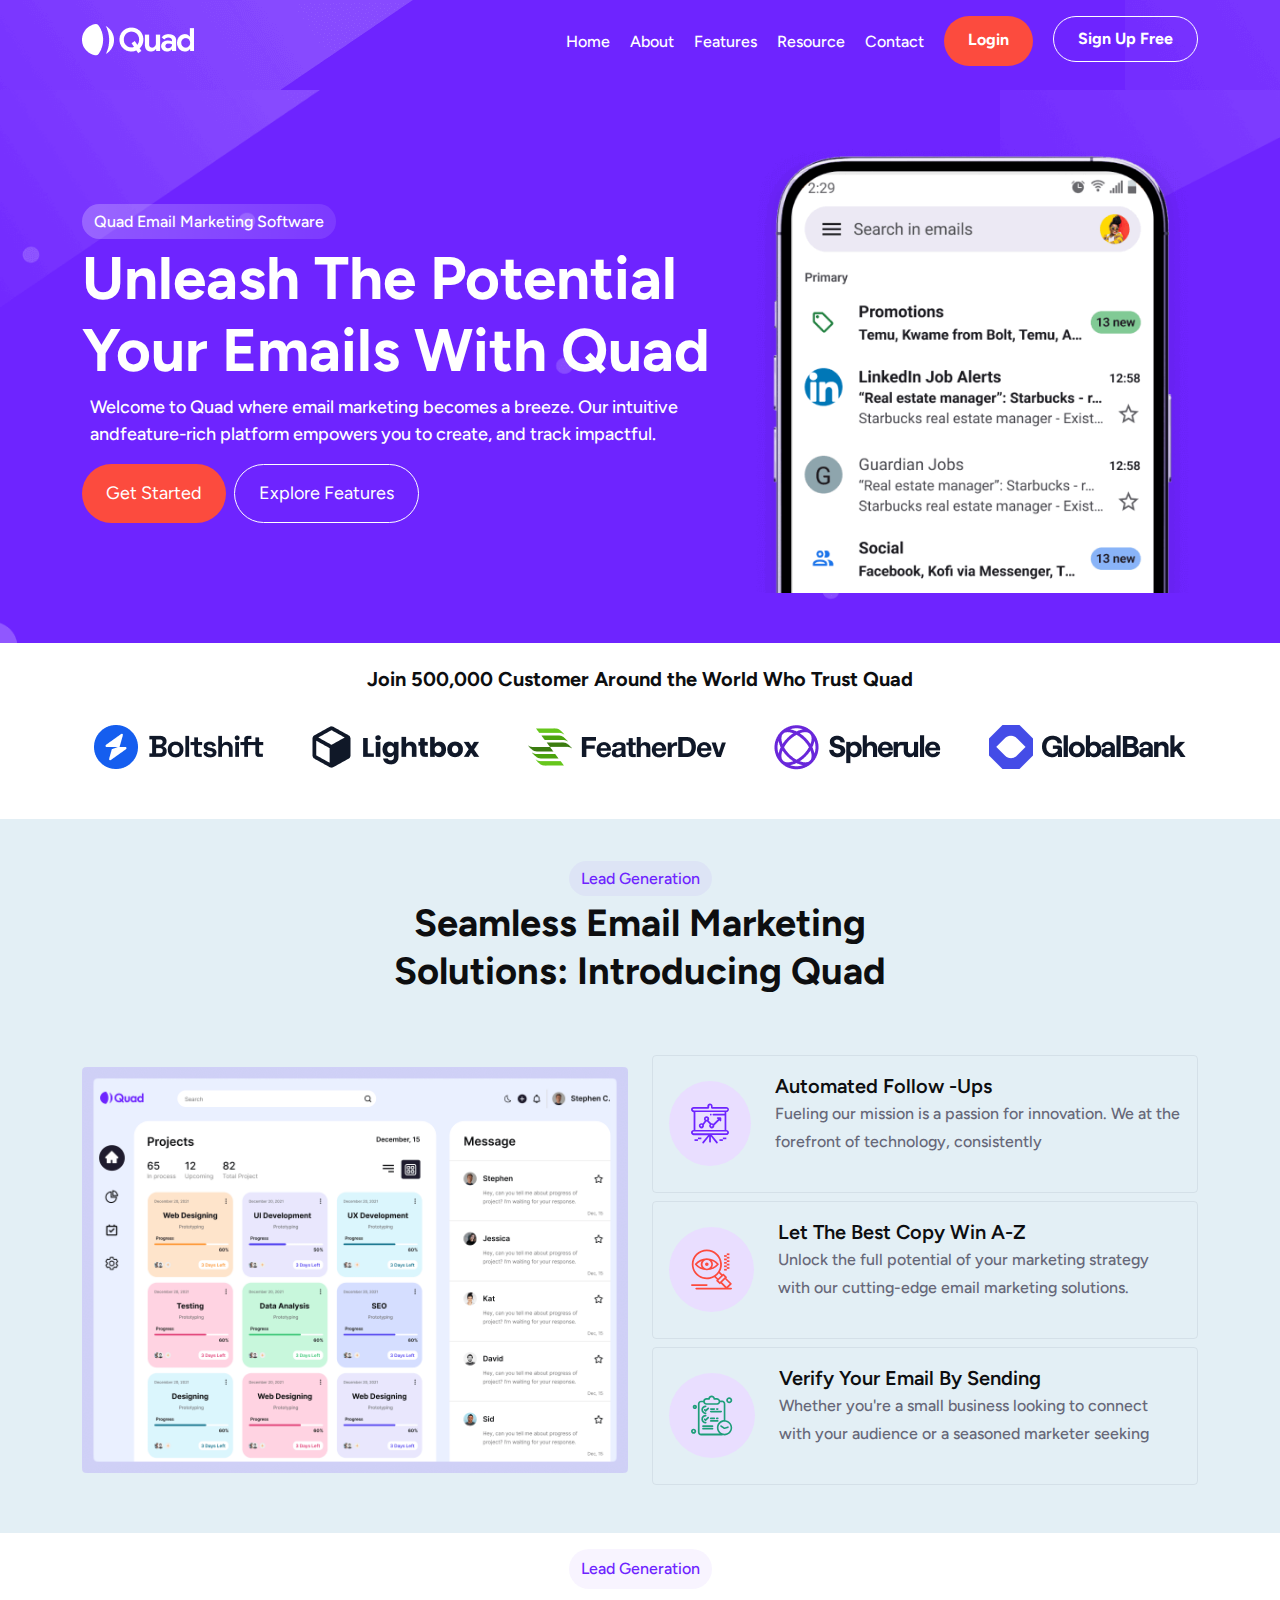
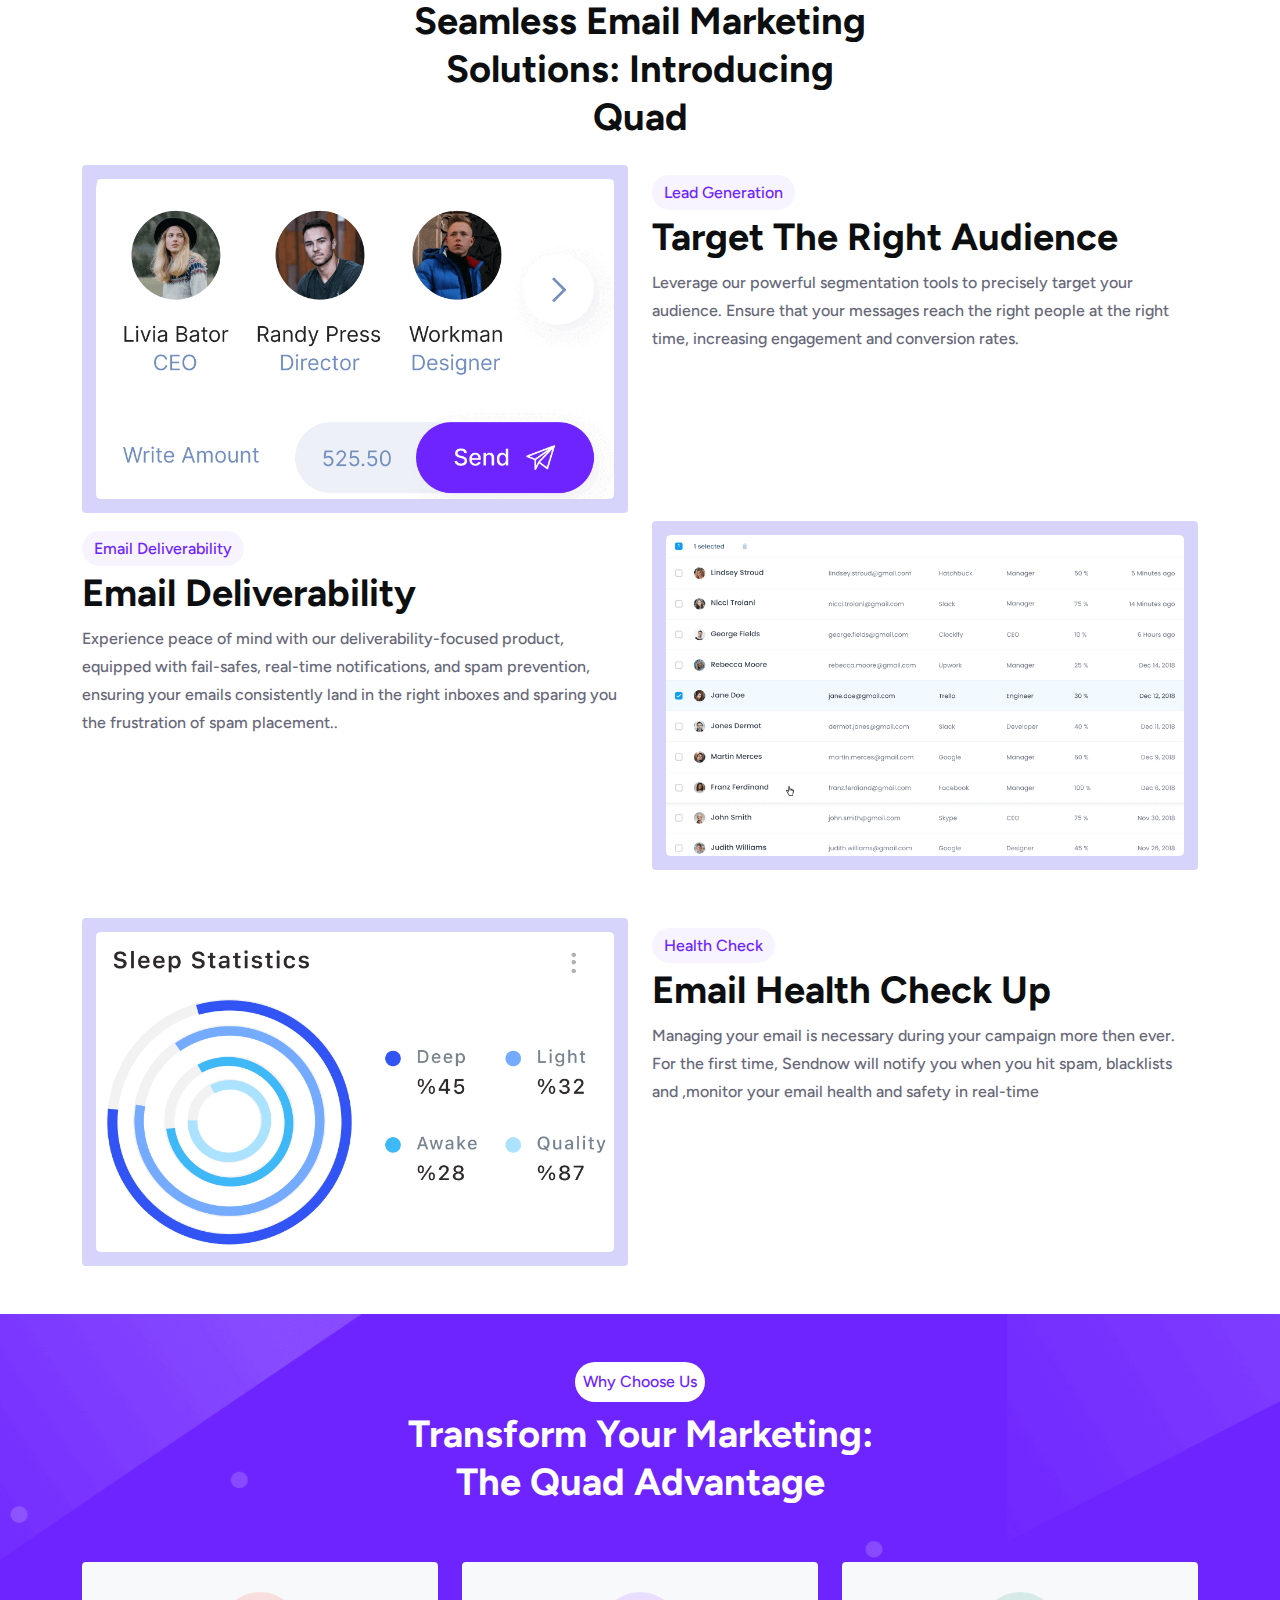
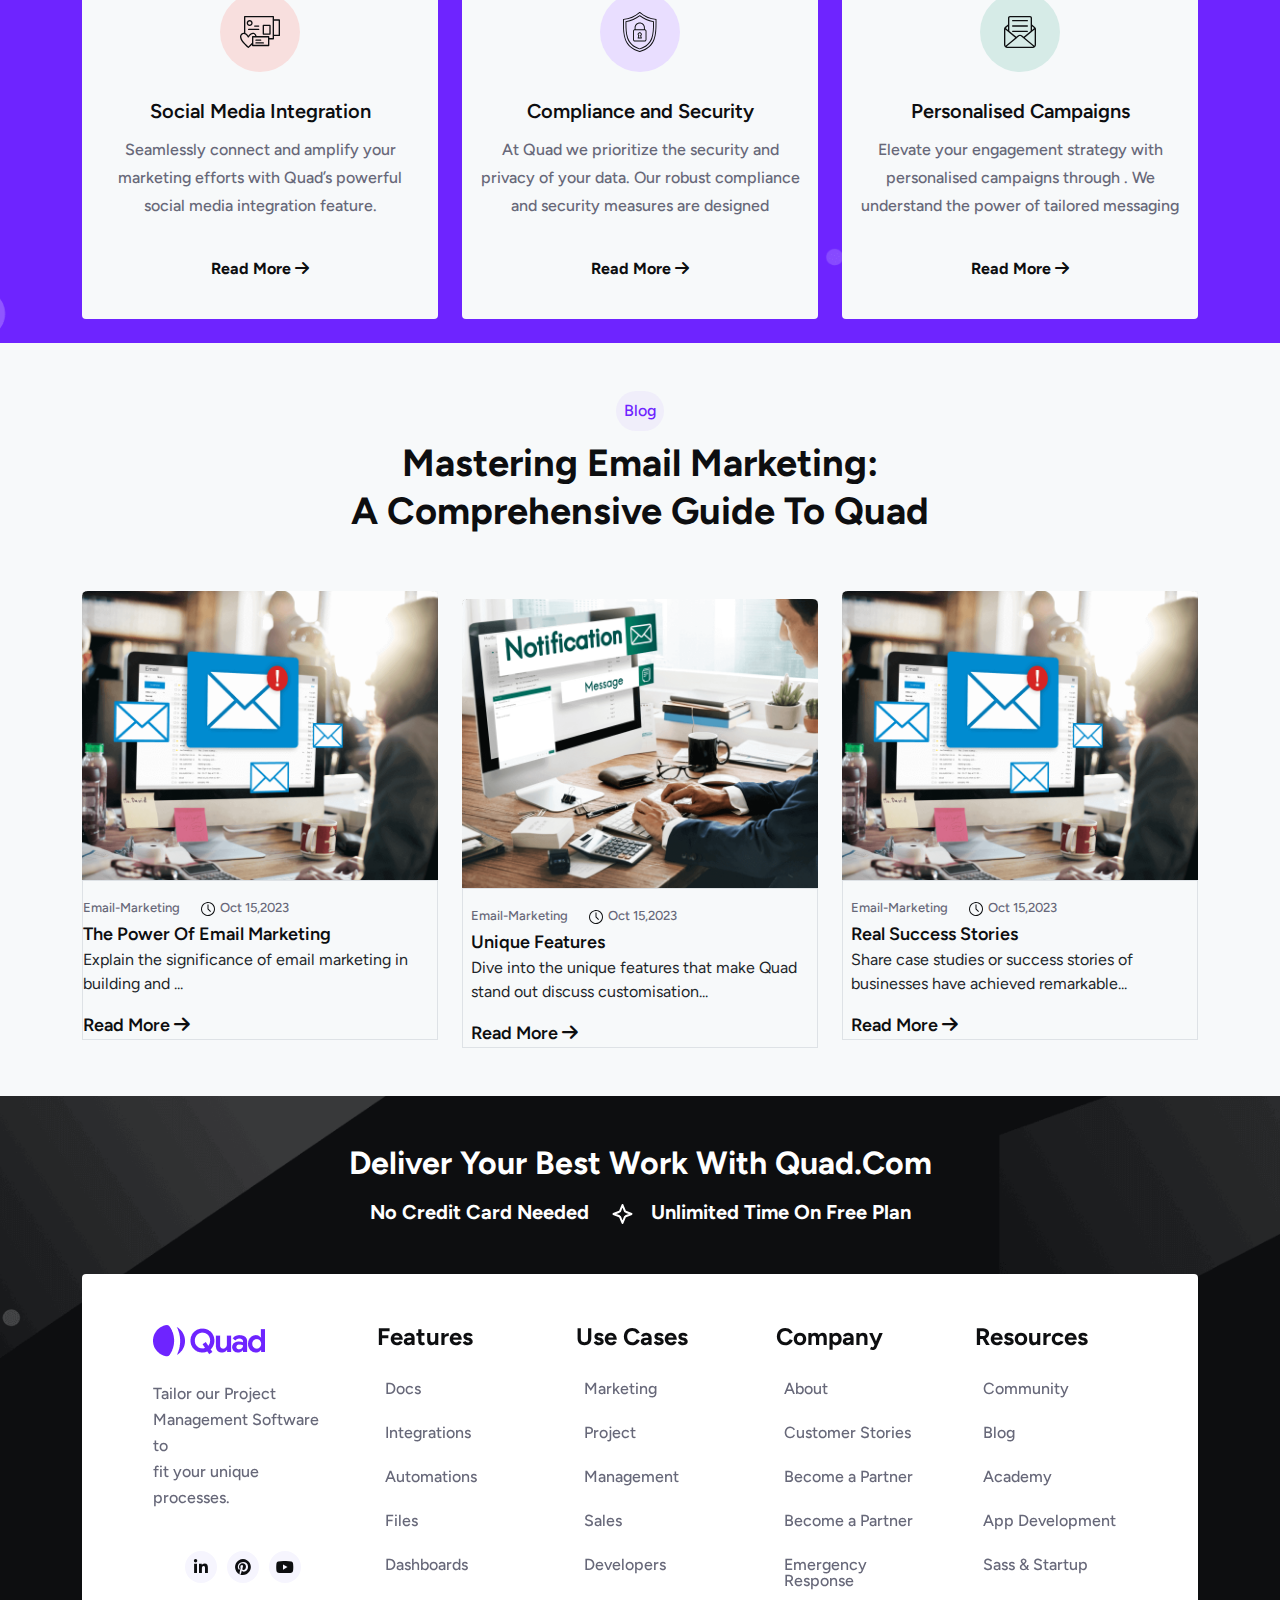
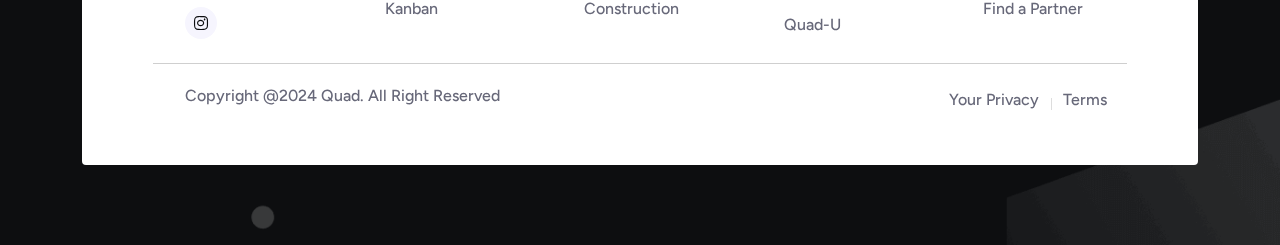
<file: index.html>
<!DOCTYPE html>
<html lang="en">
<head>
    <meta charset="UTF-8">
    <meta name="viewport" content="width=device-width, initial-scale=1.0">
    <link href="https://cdn.jsdelivr.net/npm/bootstrap@5.3.3/dist/css/bootstrap.min.css" rel="stylesheet"
        integrity="sha384-QWTKZyjpPEjISv5WaRU9OFeRpok6YctnYmDr5pNlyT2bRjXh0JMhjY6hW+ALEwIH" crossorigin="anonymous">
    <link rel="stylesheet" href="https://cdnjs.cloudflare.com/ajax/libs/font-awesome/6.5.2/css/all.min.css">
    <link rel="stylesheet" href="./assets/sass/style.css">
    <title>Quad</title>
</head>
<body>
    <!-- Header -->
    <div class="site-header d-lg-block sticky-top" style="background: url(./assets/img/header2-bg.png);">
        <div class="container">
            <div class="header d-flex justify-content-between align-items-cente mt-3">
                <div class="logo mt-2">
                    <img src="./assets/img/logo.png" alt="logo">
                </div>
                <div class="nav">
                    <ul class="d-flex lg-gap-4  text-align-center justify-content-center">
                        <li class="mb-lg-4"><a href="#">Home</a></li>
                        <li><a href="#">About</a></li>
                        <li><a href="#">Features</a></li>
                        <li><a href="#">Resource</a></li>
                        <li><a href="#">Contact</a></li>
                    </ul>
                    <div class="btns mb-3">
                        <a href="#"
                            class="primary_btn d-flex text-align-center justify-content-center text-center">Login</a>
                        <a href="#" class="secondary_btn mb-1">Sign Up Free</a>
                    </div>
                </div>
                <div class="toggle-btn mt-1">
                    <i class="fa fa-bars"></i>
                </div>
            </div>
        </div>
    </div>
    <!-- Banner -->
    <div class="Banner w-100" style="background: url(./assets/img/header2-bg.png);">
        <div class="container">
            <div class="row align-items-center">
                <div class="col-lg-7 col-md-12 col-sm-12">
                    <div class="banner-right">
                        <span class="subheading">Quad Email Marketing Software</span>
                        <h1 class="mt-2">Unleash The Potential Your Emails With Quad</h1>
                        <p class="px-2">Welcome to Quad where email marketing becomes a breeze. Our intuitive
                            andfeature-rich platform empowers you to create, and track impactful.</p>
                        <div class="bannerbtn d-flex lg-gap-4 gap-2">
                            <button class="primary">Get Started</button>
                            <button class="secondary">Explore Features</button>
                        </div>
                    </div>
                </div>
                <div class="col-lg-5 col-md-12 col-sm-12">
                    <div class="banner-left">
                        <img src="./assets/img/haeder2-img1.png" class="img-fluid" alt="mobile">
                    </div>
                </div>
            </div>
        </div>
    </div>
    <!-- Brands -->
    <div class="container h-100">
        <div class="row align-items-center h-100">
            <div class="container rounded">
                <h4 class="text-center py-4">Join 500,000 Customer Around the World Who Trust Quad</h4>
                <div class="slider">
                    <div class="logos">
                        <img src="./assets/img/brand2-logo1.png" alt="">
                        <img src="./assets/img/brand2-logo2.png" alt="">
                        <img src="./assets/img/brand2-logo3.png" alt="">
                        <img src="./assets/img/brand2-logo4.png" alt="">
                        <img src="./assets/img/brand2-logo5.png" alt="">
                    </div>
                </div>
            </div>
        </div>
    </div>
    <!-- Genration -->
    <div class="genaration mt-5">
        <div class="container">
            <div class="row">
                <div class="col-lg-6 m-auto">
                    <div class="content text-center py-5">
                        <span>Lead Generation</span>
                        <h2 class="mt-2">Seamless Email Marketing Solutions: Introducing Quad</h2>
                    </div>
                </div>
            </div>
            <div class="row">
                <div class="col-lg-12 m-auto col-sm-6">
                    <div class="tab d-flex align-items-center justify-content-center text-center">
                        <ul class="d-flex align-items-center justify-content-center d-none">
                            <li class="active">ColdEmailAutomation</li>
                            <li>HyperPersonalization</li>
                            <li>DeliverySuite</li>
                            <li>UnifiedInbox</li>
                        </ul>
                    </div>
                </div>
            </div>
            <div class="row text-align-center">
                <div class="col-lg-6">
                    <div id="tab1" class="tab-img mt-3">
                        <img src="./assets/img/service2-img1.png" class="img-fluid" alt="">
                    </div>
                </div>
                <div class="col-lg-6">
                    <div class="tab-text-area d-flex align-items-center justify-content-center gap-4 mt-1">
                        <div class="tab-icon text-center">
                            <img src="./assets/img/service-icon1.svg" alt="">
                        </div>
                        <div class="tabs-text">
                            <a>Automated Follow -Ups</a>
                            <p>Fueling our mission is a passion for innovation. We at the forefront of technology,
                                consistently </p>
                        </div>
                    </div>
                    <div class="tab-text-area d-flex align-items-center justify-content-center gap-4 mt-2">
                        <div class="tab-icon  text-center">
                            <img src="./assets/img/service-icon2.svg" alt="">
                        </div>
                        <div class="tabs-text">
                            <a>Let The Best Copy Win A-Z</a>
                            <p>Unlock the full potential of your marketing strategy with our cutting-edge email
                                marketing solutions.</p>
                        </div>
                    </div>
                    <div class="tab-text-area d-flex align-items-center justify-content-center gap-4 mt-2 mb-5">
                        <div class="tab-icon  text-center">
                            <img src="./assets/img/service-icon3.svg" alt="">
                        </div>
                        <div class="tabs-text">
                            <a>Verify Your Email By Sending</a>
                            <p>Whether you're a small business looking to connect with your audience or a seasoned
                                marketer seeking</p>
                        </div>
                    </div>
                </div>
            </div>
        </div>
    </div>
    <!-- process -->
    <div class="process">
        <div class="container">
            <div class="row">
                <div class="col-lg-12">
                    <div class="content d-flex align-items-center justify-content-center flex-column py-3">
                        <span class="text-center">Lead Generation</span>
                        <h2 class="mt-2 text-center">Seamless Email Marketing <br>Solutions: Introducing<br> Quad</h2>
                    </div>
                </div>
            </div>
            <div class="row">
                <div class="col-lg-6">
                    <div class="audience-img">
                        <img src="./assets/img/process-img1.png" class="img-fluid" alt="">
                    </div>
                </div>
                <div class="col-lg-6">
                    <div class="content py-3">
                        <span class="text-center">Lead Generation</span>
                        <h2 class="mt-2">Target The Right Audience</h2>
                        <p>Leverage our powerful segmentation tools to precisely target your
                            audience. Ensure that your messages reach the right people at the
                            right time, increasing engagement and conversion rates.</p>
                    </div>
                </div>
            </div>
            <div class="row mt-2">
                <div class="col-lg-6">
                    <div class="content py-3">
                        <span class="text-center">Email Deliverability</span>
                        <h2 class="mt-2">Email Deliverability</h2>
                        <p>Experience peace of mind with our deliverability-focused product, equipped with fail-safes,
                            real-time notifications, and spam prevention, ensuring your emails consistently land in the
                            right inboxes and sparing you the frustration of spam placement..</p>
                    </div>
                </div>
                <div class="col-lg-6">
                    <div class="audience-img">
                        <img src="./assets/img/process-img2.png" class="img-fluid" alt="">
                    </div>
                </div>
            </div>
            <div class="row mt-5">
                <div class="col-lg-6">
                    <div class="audience-img">
                        <img src="./assets/img/process-img3.png" class="img-fluid" alt="">
                    </div>
                </div>
                <div class="col-lg-6">
                    <div class="content py-3">
                        <span class="text-center">Health Check</span>
                        <h2 class="mt-2">Email Health Check Up</h2>
                        <p>Managing your email is necessary during your campaign more then ever. For the first time,
                            Sendnow will notify you when you hit spam, blacklists and ,monitor your email health and
                            safety in real-time</p>
                    </div>
                </div>
            </div>
        </div>
    </div>
    <!-- Why choose us -->
    <div class="whychosse w-100 mt-5"
        style="background: url(./assets/img/header2-bg.png); background-size: cover; background-position: center;">
        <div class="container">
            <div class="row">
                <div class="col-lg-12">
                    <div class="content d-flex align-items-center justify-content-center flex-column py-5">
                        <span class="text-center bg-white p-2">Why Choose Us</span>
                        <h2 class="mt-2 text-center text-white">Transform Your Marketing:<br> The Quad Advantage</h2>
                    </div>
                </div>
            </div>
            <div class="row">
                <div class="col-lg-4 col-md-6 mb-4">
                    <div class="service-box d-flex align-items-center justify-content-center flex-column text-center">
                        <div class="service-icon mb-3">
                            <img src="./assets/img/service2-icon1.svg" alt="Social Media Integration">
                        </div>
                        <div class="service-content py-2">
                            <a href="#">Social Media Integration</a>
                            <p>Seamlessly connect and amplify your marketing efforts with Quad’s powerful social media
                                integration feature.</p>
                            <a href="#" class="readmore">Read More <i class="fa-solid fa-arrow-right"></i></a>
                        </div>
                    </div>
                </div>
                <div class="col-lg-4 col-md-6 mb-4">
                    <div class="service-box d-flex align-items-center justify-content-center flex-column text-center">
                        <div class="service-icon2 mb-3">
                            <img src="./assets/img/service2-icon2.svg" alt="Compliance and Security">
                        </div>
                        <div class="service-content py-2">
                            <a href="#">Compliance and Security</a>
                            <p>At Quad we prioritize the security and privacy of your data. Our robust compliance and
                                security measures are designed</p>
                            <a href="#" class="readmore">Read More <i class="fa-solid fa-arrow-right"></i></a>
                        </div>
                    </div>
                </div>
                <div class="col-lg-4 col-md-6 mb-4">
                    <div class="service-box d-flex align-items-center justify-content-center flex-column text-center">
                        <div class="service-icon3 mb-3">
                            <img src="./assets/img/service2-icon3.svg" alt="Personalised Campaigns">
                        </div>
                        <div class="service-content py-2">
                            <a href="#">Personalised Campaigns</a>
                            <p>Elevate your engagement strategy with personalised campaigns through . We understand the
                                power of tailored messaging</p>
                            <a href="#" class="readmore">Read More <i class="fa-solid fa-arrow-right"></i></a>
                        </div>
                    </div>
                </div>
            </div>
        </div>
    </div>
    <!-- Blog -->
    <div class="Blog w-100 ">
        <div class="container">
            <div class="row">
                <div class="col-lg-12">
                    <div class="content d-flex align-items-center justify-content-center flex-column py-5">
                        <span class="text-center p-2">Blog</span>
                        <h2 class="mt-2 text-center">Mastering Email Marketing:<br> A Comprehensive Guide To Quad</h2>
                    </div>
                </div>
            </div>
            <div class="row">
                <div class="col-lg-4 col-md-12 pb-5">
                    <div class="blogs-content  flex-column">
                        <img src="./assets/img/blog2-img1.png" class="img-fluid" alt="Email marketing">
                        <div class="blog-content border">
                            <div class="block-tags d-flex gap-3">
                                <a href="#" class="pt-1">Email-marketing</a>
                                <a href="#"><img src="./assets/img/clock-img1.svg" class="m-1" alt="clock">Oct
                                    15,2023</a>
                            </div>
                            <a href="#">The Power of Email Marketing</a>
                            <p>Explain the significance of email marketing in building and ...</p>
                            <a href="#" class="readmore">Read More <i class="fa-solid fa-arrow-right"></i></a>
                        </div>
                    </div>
                </div>
                <div class="col-lg-4 col-md-12 lg-mb-5 pt-2">
                    <div class="blogs-content  flex-column mb-5">
                        <img src="./assets/img/blog2-img2.png" class="img-fluid" alt="Email marketing">
                        <div class="blog-content border px-2">
                            <div class="block-tags d-flex gap-3">
                                <a href="#" class="pt-1">Email-marketing</a>
                                <a href="#"><img src="./assets/img/clock-img1.svg" class="m-1" alt="clock">Oct
                                    15,2023</a>
                            </div>
                            <a href="#">Unique Features</a>
                            <p>Dive into the unique features that make Quad stand out discuss customisation...</p>
                            <a href="#" class="readmore">Read More <i class="fa-solid fa-arrow-right"></i></a>
                        </div>
                    </div>
                </div>
                <div class="col-lg-4 col-md-12  pb-5">
                    <div class="blogs-content  flex-column">
                        <img src="./assets/img/blog2-img1.png" class="img-fluid" alt="Email marketing">
                        <div class="blog-content border px-2">
                            <div class="block-tags d-flex gap-3">
                                <a href="#" class="pt-1">Email-marketing</a>
                                <a href="#"><img src="./assets/img/clock-img1.svg" class="m-1" alt="clock">Oct
                                    15,2023</a>
                            </div>
                            <a href="#">Real Success Stories</a>
                            <p>Share case studies or success stories of businesses have achieved remarkable...</p>
                            <a href="#" class="readmore">Read More <i class="fa-solid fa-arrow-right"></i></a>
                        </div>
                    </div>
                </div>
            </div>
        </div>
    </div>
    <!-- Footer -->
    <div class="footer2-section-area position-relative"
        style="background-image: url(./assets/img/bg1.png); background-repeat: no-repeat; background-size: cover; background-position: center;">
        <div class="container">
            <div class="row">
                <div class="col-lg-10 m-auto">
                    <div class="footer-header heading2 text-center py-5 sp8">
                        <h2 data-aos="fade-up" data-aos-duration="1000" class="aos-init aos-animate">Deliver Your Best
                            Work With Quad.Com</h2>
                        <span data-aos="fade-up" data-aos-duration="1200" class="aos-init aos-animate">No Credit Card
                            Needed <img src="./assets/img/star-icon1.svg" alt="">Unlimited Time On Free
                            Plan</span>
                    </div>
                </div>
                <div class="col-lg-12">
                    <div class="footer2-last-section">
                        <div class="row">
                            <div class="col-lg col-md-6 col-12">
                                <div class="footer-auhtor-area">
                                    <img src="./assets/img/logo2.png" alt="">
                                    <p>Tailor our Project <br class="d-lg-block d-none"> Management Software to <br
                                            class="d-lg-block d-none"> fit your unique processes.</p>
                                    <ul class="social-links">
                                        <li><a href="#"><i class="fa-brands fa-linkedin-in"></i></a></li>
                                        <li><a href="#"><i class="fa-brands fa-pinterest"></i></a></li>
                                        <li><a href="#"><i class="fa-brands fa-youtube"></i></a></li>
                                        <li><a href="#"><i class="fa-brands fa-instagram"></i></a></li>
                                    </ul>
                                </div>
                            </div>
                            <div class="col-lg col-md-6 col-12">
                                <div class="footer-auhtor-area">
                                    <h3 class="lg-text-center mx-4">Features</h3>
                                    <ul class="">
                                        <li><a href="#">Docs</a></li>
                                        <li><a href="#">Integrations</a></li>
                                        <li><a href="#">Automations</a></li>
                                        <li><a href="#">Files</a></li>
                                        <li><a href="#">Dashboards</a></li>
                                        <li><a href="#">Kanban</a></li>
                                    </ul>
                                </div>
                            </div>
                            <div class="col-lg col-md-6 col-12">
                                <div class="footer-auhtor-area">
                                    <h3 class="lg-text-center mx-4">Use Cases</h3>
                                    <ul>
                                        <li><a href="#">Marketing</a></li>
                                        <li><a href="#">Project</a></li>
                                        <li><a href="#">Management</a></li>
                                        <li><a href="#">Sales</a></li>
                                        <li><a href="#">Developers</a></li>
                                        <li><a href="#">Construction</a></li>
                                    </ul>
                                </div>
                            </div>
                            <div class="col-lg col-md-6 col-12">
                                <div class="footer-auhtor-area">
                                    <h3 class="lg-text-center mx-4">Company</h3>
                                    <ul>
                                        <li><a href="">About</a></li>
                                        <li><a href="#">Customer Stories</a></li>
                                        <li><a href="#">Become a Partner</a></li>
                                        <li><a href="#">Become a Partner</a></li>
                                        <li><a href="#">Emergency Response</a></li>
                                        <li><a href="#">Quad-U</a></li>
                                    </ul>
                                </div>
                            </div>
                            <div class="col-lg col-md-6 col-12">
                                <div class="footer-auhtor-area">
                                    <h3 class="lg-text-center mx-4">Resources</h3>
                                    <ul>
                                        <li><a href="#">Community</a></li>
                                        <li><a href="">Blog</a></li>
                                        <li><a href="#">Academy</a></li>
                                        <li><a href="#">App Development</a></li>
                                        <li><a href="#">Sass & Startup</a></li>
                                        <li><a href="#">Find a Partner</a></li>
                                    </ul>
                                </div>
                            </div>
                            <div class="col-lg-12">
                                <div class="copyright-social-area">
                                    <ul>
                                        <li class="copy">
                                            <p>Copyright @2024 Quad. All Right Reserved</p>
                                        </li>
                                    </ul>
                                    <ul>
                                        <li><a>Your Privacy</a></li>
                                        <li class="terms mb-1"><a>Terms</a></li>
                                    </ul>
                                </div>
                            </div>
                        </div>
                    </div>
                </div>
            </div>
        </div>
    </div>

    <script src="./assets/Js/script.js"></script>
    <script src="https://cdn.jsdelivr.net/npm/bootstrap@5.3.3/dist/js/bootstrap.bundle.min.js"
        integrity="sha384-YvpcrYf0tY3lHB60NNkmXc5s9fDVZLESaAA55NDzOxhy9GkcIdslK1eN7N6jIeHz"
        crossorigin="anonymous"></script>
</body>

</html>
</file>
<file: assets/sass/style.css>
@import url("https://fonts.googleapis.com/css2?family=Figtree:ital,wght@0,300..900;1,300..900&display=swap");
* {
  padding: 0;
  margin: 0;
  -webkit-user-select: none;
     -moz-user-select: none;
          user-select: none;
}

body {
  font-family: "Figtree", sans-serif;
  transition: 0.5s;
}

h1,
h2,
h3,
h4,
h5,
h6 {
  font-family: "Figtree", sans-serif;
}

html {
  scroll-behavior: smooth;
}

li {
  list-style: none;
}

a {
  text-decoration: none;
  font-family: "Figtree", sans-serif;
}

.content span {
  background: rgba(110, 36, 255, 0.05);
  border-radius: 35px;
  color: #6E24FF;
  font-size: 16px;
  font-weight: 500;
  padding: 8px 12px;
}
.content h2 {
  color: var(--Text-Color, #0D0E10);
  font-size: 38px;
  font-weight: 700;
  line-height: 48px;
  text-transform: capitalize;
}
.content p {
  color: #676879;
  font-size: 16px;
  font-style: normal;
  font-weight: 500;
  line-height: 28px;
}

@media (max-width: 992px) {
  .content span {
    font-size: 14px;
    font-weight: 400;
    padding: 8px 12px;
  }
  .content h2 {
    font-size: 30px;
    font-weight: 700;
  }
}
.active {
  background: #6e24ff;
  color: #fff;
}

.site-header {
  height: 90px !important;
}

.header .logo img {
  z-index: 99;
}
.header .nav {
  display: flex;
  align-items: center;
  gap: 20px;
}
.header .nav ul {
  display: flex;
  gap: 20px;
  list-style: none;
  padding: 0;
  margin: 0;
}
.header .nav ul li {
  padding-top: 10px;
}
.header .nav ul li a {
  font-size: 16px;
  font-weight: 500;
  color: #fff;
  text-decoration: none;
}
.header .nav .btns {
  display: flex;
  gap: 20px;
}
.header .nav .btns .primary_btn {
  border-radius: 25px;
  background: #fc4b3e;
  color: var(--white-100, #fff);
  text-align: center;
  font-family: "Figtree", sans-serif;
  font-size: 16px;
  font-weight: 700;
  line-height: 16px;
  display: inline-block;
  padding: 16px 24px;
}
.header .nav .btns .secondary_btn {
  border-radius: 25px;
  border: 1px solid var(--white-100, var(--white-100, #fff));
  color: var(--white-100, #fff);
  font-size: 16px;
  font-weight: 700;
  line-height: 16px;
  padding: 14px 24px;
}
.header .toggle-btn {
  font-size: 24px;
  font-weight: 700;
  cursor: pointer;
  color: #fff;
  display: none;
  z-index: 99;
}

@media (max-width: 992px) {
  .site-header .header .logo {
    position: static;
  }
  .site-header .header .logo img {
    z-index: 99;
  }
  .site-header .header .nav {
    display: none;
    flex-direction: column;
    position: absolute;
    top: 0;
    right: 0;
    width: 100%;
    height: 100vh;
    background: #6e24ff;
    z-index: 99;
    padding-top: 90px;
  }
  .site-header .header .nav ul {
    flex-direction: column;
    align-items: center;
    gap: 20px;
  }
  .site-header .header .nav .btns {
    flex-direction: column;
    gap: 10px;
    margin-top: 20px;
  }
  .site-header .header .nav.show {
    display: flex;
  }
  .site-header .header .toggle-btn {
    display: block;
  }
}
.Banner {
  background-repeat: no-repeat !important;
  background-position: center !important;
  background-size: cover !important;
  padding: 50px 8px;
}
.Banner .banner-right .subheading {
  background: var(--Title-Liner, linear-gradient(92deg, rgba(255, 255, 255, 0.4) -119.44%, rgba(255, 255, 255, 0.1) 98.36%));
  color: #fff;
  font-size: 16px;
  font-weight: 500;
  padding: 8px 12px;
  border-radius: 35px;
}
.Banner .banner-right h1 {
  font-size: 60px;
  font-weight: 700;
  color: #fff;
}
.Banner .banner-right p {
  font-size: 18px;
  font-weight: 500;
  color: #fff;
}
.Banner .banner-right .primary {
  background: #fc4b3e;
  color: #fff;
  padding: 16px 24px;
  border-radius: 100px;
  border: none;
  font-size: 18px;
}
.Banner .banner-right .secondary {
  border: 1px solid #fff;
  color: #fff;
  background: transparent;
  padding: 12px 24px;
  border-radius: 100px;
  font-size: 18px;
}

@media (max-width: 992px) {
  .Banner .banner-right {
    width: 80% !important;
    line-height: 20px !important;
  }
  .Banner .banner-right h1 {
    font-size: 40px;
    font-weight: 700;
  }
  .Banner .banner-right p {
    font-size: 16px;
    font-weight: 500;
  }
}
.container {
  overflow: hidden;
}
.container .slider {
  animation: slidein 15s linear infinite;
  white-space: nowrap;
}
.container .slider .logos {
  width: 100%;
  display: flex;
  align-items: center;
  justify-content: center;
  gap: 3rem;
}

.rounded h4 {
  font-size: 20px;
  font-weight: 700;
  color: #0d0e10;
}

@keyframes slidein {
  from {
    transform: translate3d(0, 0, 0);
  }
  to {
    transform: translate3d(-100%, 0, 0);
  }
}
@keyframes fade-in {
  0% {
    opacity: 0;
  }
  100% {
    opacity: 1;
  }
}
.genaration {
  background: #e3eff5;
}
.genaration .tab ul {
  background-color: #ffffff;
  border-radius: 100px;
  width: 75%;
  padding: 25px;
}
.genaration .tab ul li {
  color: #0d0e10;
  font-size: 16px;
  font-weight: 700;
  background: #f6f5fe;
  padding: 12px 24px;
  border-radius: 20px;
  margin: 0 16px 0 0;
  border: none !important;
  cursor: pointer;
  transition: 0.5s;
}
.genaration .tab-text-area {
  border-radius: var(--4, 4px);
  border: 1px solid rgba(86, 95, 118, 0.1);
  padding: 20px 16px;
  transition: 0.5s;
}
.genaration .tab-text-area:hover {
  background-color: #fff;
  box-shadow: rgba(0, 0, 0, 0.35) 0px 5px 15px;
}
.genaration .tab-text-area .tab-icon {
  background: #e9deff;
  border-radius: 50%;
  padding: 22px 22px;
  -o-object-fit: cover;
     object-fit: cover;
}
.genaration .tab-text-area .tabs-text a {
  color: #0d0e10;
  font-size: 20px;
  font-weight: 600;
  line-height: 20px;
  margin-bottom: 12px;
  text-transform: capitalize;
}
.genaration .tab-text-area .tabs-text p {
  color: #676879;
  font-size: 16px;
  font-weight: 500;
  line-height: 28px;
}

@media (max-width: 992px) {
  .genaration .tab ul {
    background-color: none !important;
  }
  .genaration .tab ul li a {
    font-size: 11px;
    font-weight: 600;
    padding: 12px 11px;
    margin: 1px !important;
  }
}
@media (max-width: 1092px) {
  .genaration .tab ul {
    background: none !important;
  }
}
@media (max-width: 776px) {
  .genaration .tab ul {
    width: 200%;
    background: none !important;
  }
}
@media (max-width: 576px) {
  .genaration .tab ul {
    width: 100%;
  }
  .genaration .tab ul li a {
    font-size: 10px;
    font-weight: 600;
    padding: 12px 11px;
    margin: 1px !important;
  }
  .genaration .tab ul li a:hover {
    background: #6e24ff;
    color: #fff;
  }
  .genaration .tab ul li .active {
    background: #6e24ff;
    color: #fff;
  }
}
.whychosse .service-box {
  background: #f7f9fa;
  margin-bottom: 30px;
  transition: all 0.4s ease-in-out;
  border-radius: 4px;
  padding: 15px;
  height: 100%;
}
.whychosse .service-box:hover {
  background: #fc4b3e;
}
.whychosse .service-box:hover .service-content a {
  color: #ffffff;
  /* Change link color on hover */
}
.whychosse .service-box:hover .service-content p {
  color: #ffffff;
  /* Change paragraph color on hover */
}
.whychosse .service-box:hover .service-content .readmore {
  color: #ffffff;
  /* Change readmore link color on hover */
}
.whychosse .service-box .service-icon,
.whychosse .service-box .service-icon2,
.whychosse .service-box .service-icon3 {
  background: #f8dfde;
  /* Set default background */
  height: 80px;
  width: 80px;
  text-align: center;
  border-radius: 50%;
  line-height: 80px;
  transition: all 0.4s ease-in-out;
  margin: 0 auto;
  display: flex;
  align-items: center;
  justify-content: center;
}
.whychosse .service-box .service-icon2 {
  background: #e9deff;
}
.whychosse .service-box .service-icon3 {
  background: #d6ebe7;
}
.whychosse .service-content a {
  color: #0d0e10;
  text-align: center;
  text-overflow: ellipsis;
  font-size: 20px;
  font-weight: 600;
  display: block;
}
.whychosse .service-content p {
  color: #676879;
  font-size: 16px;
  font-weight: 500;
  line-height: 28px;
  margin-top: 10px;
}
.whychosse .service-content .readmore {
  font-size: 16px;
  font-weight: 700;
  color: #0d0e10;
  line-height: 16px;
  margin-bottom: 0;
  margin-top: 24px;
  display: inline-block;
}

@media (max-width: 768px) {
  .whychosse {
    width: 100%;
  }
  .whychosse .service-box {
    padding: 10px;
  }
  .whychosse .service-box p {
    font-size: 14px;
    line-height: 24px;
  }
  .whychosse .service-box a {
    font-size: 18px;
  }
}
.Blog {
  background: #F7F9FA;
}
.Blog .blogs-content .blog-content {
  transition: 0.5s;
}
.Blog .blogs-content .blog-content:hover {
  box-shadow: rgba(0, 0, 0, 0.35) 0px 5px 15px;
}
.Blog .blogs-content .blog-content .block-tags a {
  color: #676879;
  font-size: 13px;
  font-weight: 500;
  line-height: 14px;
}
.Blog .blogs-content .blog-content a {
  color: #0d0e10;
  font-size: 18px;
  font-weight: 600;
  margin-top: 16px;
  text-transform: capitalize;
}

/*============= FOOTER CSS AREA ===============*/
.footer-section-area {
  padding: 0 0 28px 0;
}

.footer-section-area .footer-elements {
  position: absolute;
  top: 0;
  left: 22%;
  right: 22%;
  z-index: -1;
}

@media (max-width: 767px) {
  .footer-section-area .footer-header {
    padding: 40px 0 40px;
  }
}
@media only screen and (min-width: 768px) and (max-width: 991px) {
  .footer-section-area .footer-header {
    padding: 40px 0 40px;
  }
}
.footer-section-area .footer-header h2 {
  color: var(--white-100, #FFF);
  margin-bottom: 20px;
}

.footer-section-area .footer-header span {
  color: var(--white-100, #FFF);
  font-size: 20px;
  font-weight: 700;
  line-height: 20px;
}

.footer-section-area .footer-header span img {
  margin: 0 16px;
}

.footer-section-area .footer-header .header-btn {
  margin-top: 32px;
}

.footer-section-area .footer-last-section {
  background: var(--white-10, rgba(255, 255, 255, 0.1));
  border-radius: var(--4, 4px);
  border: 1px solid rgba(255, 255, 255, 0.3);
  -webkit-backdrop-filter: blur(57.0340957642px);
  backdrop-filter: blur(57.0340957642px);
  padding: 50px 70px 28px 70px;
}

@media (max-width: 767px) {
  .footer-section-area .footer-last-section {
    padding: 30px;
  }
}
@media (max-width: 767px) {
  .footer-section-area .footer-last-section .footer-auhtor-area {
    margin-bottom: 30px;
  }
}
.footer-section-area .footer-last-section .footer-auhtor-area h3 {
  color: var(--white-100, #FFF);
  font-size: 24px;
  font-weight: 700;
  line-height: 24px;
}

.footer-section-area .footer-last-section .footer-auhtor-area p {
  color: #BDBDC5;
  font-size: 16px;
  font-weight: 500;
  line-height: 26px;
  margin-top: 24px;
}

.footer-section-area .footer-last-section .footer-auhtor-area ul {
  margin-bottom: 24px;
}

.footer-section-area .footer-last-section .footer-auhtor-area ul li a {
  color: #BDBDC5;
  font-size: 16px;
  font-weight: 500;
  line-height: 16px;
  margin-top: 24px;
}

.footer-section-area .footer-last-section .footer-auhtor-area ul li a:hover {
  color: var(--white-100, #FFF);
  padding-left: 5px;
}

.footer-section-area .footer-last-section .footer-auhtor-area ul.social-links li {
  margin: 0 6px 0 0;
}

.footer-section-area .footer-last-section .footer-auhtor-area ul.social-links li::after {
  display: none;
}

.footer-section-area .footer-last-section .footer-auhtor-area ul.social-links li a {
  height: 32px;
  width: 32px;
  line-height: 33px;
  text-align: center;
  border-radius: 50%;
  color: var(--Text-Color, #0D0E10);
  background: #F6F5FE;
  font-size: 14px;
}

.footer-section-area .footer-last-section .footer-auhtor-area ul.social-links li a:hover {
  background: #433CE7;
  color: var(--white-100, #FFF);
  padding-left: 0;
  transform: translateY(-3px);
}

.footer-section-area .footer-last-section .copyright-social-area {
  display: flex;
  align-items: center;
  justify-content: space-between;
  padding-top: 20px;
  border-top: 1px solid #505065;
}

@media only screen and (min-width: 768px) and (max-width: 991px) {
  .footer-section-area .footer-last-section .copyright-social-area {
    display: inline-block;
  }
}
@media (max-width: 767px) {
  .footer-section-area .footer-last-section .copyright-social-area {
    display: inline-block;
  }
}
.footer-section-area .footer-last-section .copyright-social-area ul li {
  display: inline-block;
  position: relative;
  margin: 0 20px 0 0;
}

.footer-section-area .footer-last-section .copyright-social-area ul li::after {
  position: absolute;
  content: "";
  height: 12px;
  width: 1px;
  background: #505065;
  right: -13px;
  top: 10px;
}

.footer-section-area .footer-last-section .copyright-social-area ul li p {
  color: #BDBDC5;
  font-family: "Figtree", sans-serif;
  font-size: 16px;
  font-style: normal;
  font-weight: 500;
  line-height: 16px;
  display: inline-block;
}

.footer-section-area .footer-last-section .copyright-social-area ul li a {
  color: #BDBDC5;
  font-size: 16px;
  font-weight: 500;
  line-height: 16px;
  position: relative;
  z-index: 1;
}

.footer-section-area .footer-last-section .copyright-social-area ul .copy::after {
  display: none;
}

.footer-section-area .footer-last-section .copyright-social-area ul .terms::after {
  display: none;
}

.footer2-section-area {
  position: relative;
  overflow: hidden;
  z-index: 1;
  padding: 0 0 80px 0;
}

@media (max-width: 767px) {
  .footer2-section-area {
    padding: 0 0 30px 0;
  }
}
@media only screen and (min-width: 768px) and (max-width: 991px) {
  .footer2-section-area {
    padding: 0 0 30px 0;
  }
}
@media (max-width: 767px) {
  .footer2-section-area .footer-header {
    padding: 40px 0 40px;
  }
}
@media only screen and (min-width: 768px) and (max-width: 991px) {
  .footer2-section-area .footer-header {
    padding: 40px 0 40px;
  }
}
.footer2-section-area .footer-header h2 {
  color: var(--white-100, #FFF);
  margin-bottom: 20px;
  font-weight: 700;
}

.footer2-section-area .footer-header span {
  color: var(--white-100, #FFF);
  font-size: 20px;
  font-weight: 700;
  line-height: 20px;
}

.footer2-section-area .footer-header span img {
  margin: 0 16px;
}

.footer2-section-area .footer-header .header-btn2 {
  margin-top: 32px;
  background: #6E24FF;
}

.footer2-section-area .footer2-last-section {
  background: var(--white-100, #FFF);
  border-radius: var(--4, 4px);
  border: 1px solid rgba(255, 255, 255, 0.3);
  -webkit-backdrop-filter: blur(57.0340957642px);
  backdrop-filter: blur(57.0340957642px);
  padding: 50px 70px 28px 70px;
}

@media (max-width: 767px) {
  .footer2-section-area .footer2-last-section {
    padding: 30px;
  }
}
@media only screen and (min-width: 768px) and (max-width: 991px) {
  .footer2-section-area .footer2-last-section {
    padding: 30px;
  }
}
@media (max-width: 767px) {
  .footer2-section-area .footer2-last-section .footer-auhtor-area {
    margin-bottom: 30px;
  }
}
.footer2-section-area .footer2-last-section .footer-auhtor-area h3 {
  color: var(--Text-Color, #0D0E10);
  font-size: 24px;
  font-weight: 700;
  line-height: 24px;
}

.footer2-section-area .footer2-last-section .footer-auhtor-area p {
  color: #676879;
  font-size: 16px;
  font-weight: 500;
  line-height: 26px;
  margin-top: 24px;
}

.footer2-section-area .footer2-last-section .footer-auhtor-area ul {
  margin-bottom: 24px;
}

.footer2-section-area .footer2-last-section .footer-auhtor-area ul li a {
  color: #676879;
  font-size: 16px;
  font-weight: 500;
  line-height: 16px;
  display: inline-block;
  margin-top: 24px;
}

.footer2-section-area .footer2-last-section .footer-auhtor-area ul li a:hover {
  color: #6E24FF;
  transition: all 0.4s ease-in-out;
  padding-left: 5px;
}

.footer2-section-area .footer2-last-section .footer-auhtor-area ul.social-links li {
  display: inline-block;
  margin: 0 6px 0 0;
}

.footer2-section-area .footer2-last-section .footer-auhtor-area ul.social-links li::after {
  display: none;
}

.footer2-section-area .footer2-last-section .footer-auhtor-area ul.social-links li a {
  height: 32px;
  width: 32px;
  line-height: 33px;
  text-align: center;
  border-radius: 50%;
  color: var(--Text-Color, #0D0E10);
  background: #F6F5FE;
  font-size: 16px;
}

.footer2-section-area .footer2-last-section .footer-auhtor-area ul.social-links li a:hover {
  background: #6E24FF;
  color: var(--white-100, #FFF);
  padding-left: 0;
  transform: translateY(-3px);
}

.footer2-section-area .footer2-last-section .copyright-social-area {
  display: flex;
  align-items: center;
  justify-content: space-between;
  padding-top: 20px;
  border-top: 1px solid #CFCFCF;
}

@media (max-width: 767px) {
  .footer2-section-area .footer2-last-section .copyright-social-area {
    display: inline-block;
  }
}
.footer2-section-area .footer2-last-section .copyright-social-area ul li {
  display: inline-block;
  position: relative;
  margin: 0 20px 0 0;
}

.footer2-section-area .footer2-last-section .copyright-social-area ul li::after {
  position: absolute;
  content: "";
  height: 12px;
  width: 1px;
  background: #DDDDDD;
  right: -13px;
  top: 10px;
}

.footer2-section-area .footer2-last-section .copyright-social-area ul li p {
  color: #676879;
  font-size: 16px;
  font-weight: 500;
  line-height: 16px;
}

.footer2-section-area .footer2-last-section .copyright-social-area ul li a {
  color: #676879;
  font-family: "Figtree", sans-serif;
  font-size: 16px;
  font-style: normal;
  font-weight: 500;
  line-height: 16px;
  display: inline-block;
  position: relative;
  cursor: pointer;
  z-index: 1;
}

.footer2-section-area .footer2-last-section .copyright-social-area ul .terms::after {
  display: none;
}

.footer2-section-area .footer2-last-section .copyright-social-area ul .copy::after {
  display: none;
}

.footer3-section-area {
  position: relative;
  overflow: hidden;
  z-index: 1;
}

.footer3-section-area .footer-header h2 {
  color: var(--white-100, #FFF);
  margin-bottom: 20px;
  font-weight: 700;
}

.footer3-section-area .footer-header span {
  color: var(--white-100, #FFF);
  font-size: 20px;
  font-weight: 700;
  line-height: 20px;
}

.footer3-section-area .footer-header span img {
  margin: 0 16px;
}

.footer3-section-area .footer-header .header-btn2 {
  margin-top: 32px;
}

.footer3-section-area .footer2-last-section {
  background: var(--white-100, #FFF);
  border-radius: var(--4, 4px);
  border: 1px solid rgba(255, 255, 255, 0.3);
  -webkit-backdrop-filter: blur(57.0340957642px);
  backdrop-filter: blur(57.0340957642px);
  padding: 80px 0 24px 0;
}

@media (max-width: 767px) {
  .footer3-section-area .footer2-last-section {
    padding: 40px 0 24px 0;
  }
}
@media only screen and (min-width: 768px) and (max-width: 991px) {
  .footer3-section-area .footer2-last-section {
    padding: 40px 0 24px 0;
  }
}/*# sourceMappingURL=style.css.map */
</file>
